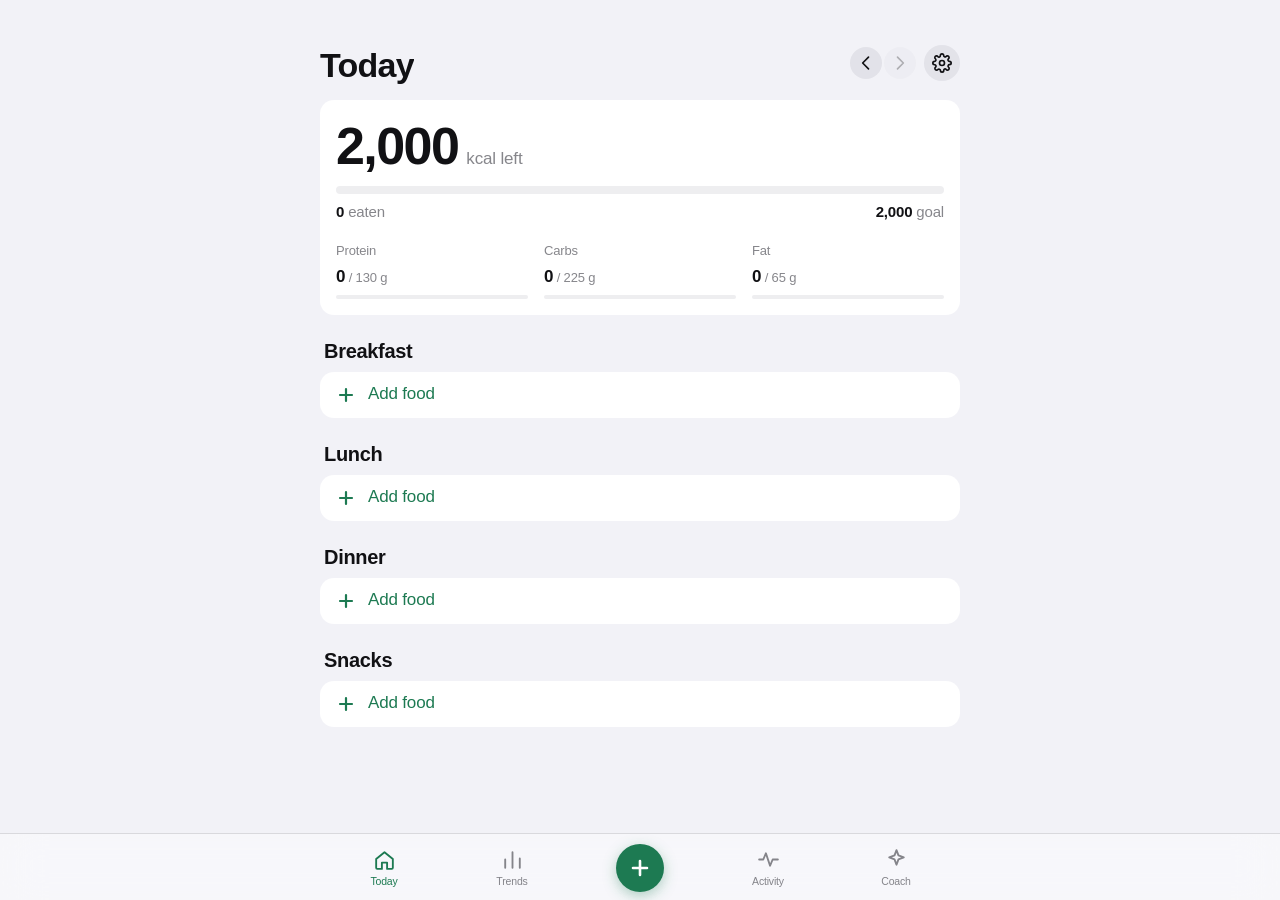
<file: index.html>
<!doctype html>
<html lang="en">
<head>
<meta charset="utf-8">
<meta name="viewport" content="width=device-width, initial-scale=1, viewport-fit=cover">
<title>Calorie Ledger</title>
<meta name="description" content="Log meals against a daily calorie and macro goal.">
<meta name="theme-color" content="#f2f2f7" media="(prefers-color-scheme: light)">
<meta name="theme-color" content="#000000" media="(prefers-color-scheme: dark)">
<meta name="apple-mobile-web-app-capable" content="yes">
<meta name="mobile-web-app-capable" content="yes">
<meta name="apple-mobile-web-app-status-bar-style" content="default">
<meta name="apple-mobile-web-app-title" content="Ledger">
<link rel="manifest" href="manifest.webmanifest">
<link rel="apple-touch-icon" href="icons/icon-180.png">
<link rel="icon" type="image/png" sizes="192x192" href="icons/icon-192.png">
<link rel="stylesheet" href="css/app.css">
</head>
<body data-view="today">
<div class="wrap">
  <header class="top">
    <h1 class="t-large" id="viewTitle">Today</h1>
    <div class="top-right">
      <div class="datenav">
        <button type="button" class="btn small tinted" id="toToday" hidden>Today</button>
        <button type="button" class="icon-btn" id="prev" aria-label="Previous day"><svg viewBox="0 0 24 24"><path d="M15 5l-7 7 7 7"/></svg></button>
        <button type="button" class="icon-btn" id="next" aria-label="Next day"><svg viewBox="0 0 24 24"><path d="M9 5l7 7-7 7"/></svg></button>
      </div>
      <button type="button" class="icon-btn" id="settingsBtn" aria-label="Settings"><svg viewBox="0 0 24 24"><circle cx="12" cy="12" r="3"/><path d="M19.4 15a1.7 1.7 0 0 0 .3 1.8l.1.1a2 2 0 1 1-2.8 2.8l-.1-.1a1.7 1.7 0 0 0-1.8-.3 1.7 1.7 0 0 0-1 1.5V21a2 2 0 1 1-4 0v-.1a1.7 1.7 0 0 0-1.1-1.5 1.7 1.7 0 0 0-1.8.3l-.1.1a2 2 0 1 1-2.8-2.8l.1-.1a1.7 1.7 0 0 0 .3-1.8 1.7 1.7 0 0 0-1.5-1H3a2 2 0 1 1 0-4h.1a1.7 1.7 0 0 0 1.5-1.1 1.7 1.7 0 0 0-.3-1.8l-.1-.1a2 2 0 1 1 2.8-2.8l.1.1a1.7 1.7 0 0 0 1.8.3H9a1.7 1.7 0 0 0 1-1.5V3a2 2 0 1 1 4 0v.1a1.7 1.7 0 0 0 1 1.5 1.7 1.7 0 0 0 1.8-.3l.1-.1a2 2 0 1 1 2.8 2.8l-.1.1a1.7 1.7 0 0 0-.3 1.8V9a1.7 1.7 0 0 0 1.5 1H21a2 2 0 1 1 0 4h-.1a1.7 1.7 0 0 0-1.5 1z"/></svg></button>
    </div>
  </header>
  <p class="subtitle" id="subTitle" hidden></p>

  <!-- TODAY -->
  <main class="view" id="view-today">
    <section class="card summary" id="summary" aria-label="Daily summary">
      <div>
        <div class="remain"><span class="big num" id="sumBig">0</span><span class="unit" id="sumUnit">kcal left</span></div>
        <div class="cap-bar" style="margin-top:14px"><i id="sumBar" style="width:0"></i></div>
        <div class="sum-line num" id="sumLine"></div>
      </div>
      <div class="macros" id="macros"></div>
    </section>
    <div id="ouraTip" hidden></div>
    <div id="coachRow" hidden></div>
    <div id="meals" class="view" style="animation:none"></div>
  </main>

  <!-- TRENDS -->
  <main class="view" id="view-trends" hidden>
    <section class="section">
      <div class="section-h"><h2>Calories</h2><span class="t-sub" id="weekRange"></span></div>
      <div class="card" style="display:grid;gap:16px">
        <div class="stats3" id="tiles"></div>
        <div class="chart" id="chart"></div>
      </div>
    </section>
    <section class="section">
      <div class="section-h"><h2>Weight</h2><button type="button" class="link" id="logWeight">Log weight</button></div>
      <div id="weightOut"></div>
    </section>
    <section class="section">
      <div class="section-h"><h2>Nutrients</h2><span class="t-sub" id="microDay"></span></div>
      <div id="micros"></div>
    </section>
  </main>

  <!-- ACTIVITY -->
  <main class="view" id="view-activity" hidden><div id="actOut" class="view" style="animation:none"></div></main>

  <!-- COACH -->
  <main class="view" id="view-review" hidden>
    <div id="rvOut" class="view" style="animation:none"></div>
    <section class="section">
      <div class="section-h"><h2>Coach settings</h2></div>
      <div class="card form">
        <div class="field"><label for="rvFocus">Optimising for</label>
          <select id="rvFocus" class="input">
            <option value="overall energy and health">Overall energy and health</option>
            <option value="building muscle">Building muscle</option>
            <option value="losing fat while keeping muscle">Losing fat, keeping muscle</option>
            <option value="strength training performance">Strength training</option>
            <option value="endurance training performance">Endurance training</option>
            <option value="mental focus and steady energy">Mental focus</option>
          </select>
        </div>
        <div class="field"><label for="rvAbout">About this day (optional)</label><textarea id="rvAbout" class="input" rows="2" placeholder="Trained legs this morning, slept badly…"></textarea></div>
        <label class="switch" for="rvAuto"><span>Review automatically after logging</span><input type="checkbox" id="rvAuto"></label>
        <button type="button" class="btn wide" id="rvGo">Review now</button>
      </div>
    </section>
  </main>

  <!-- SETTINGS -->
  <main class="view" id="view-settings" hidden>
    <section class="section">
      <div class="section-h"><h2>Daily goal</h2></div>
      <form class="card form" id="targetForm" novalidate>
        <div class="field"><label for="tGoal">Calories</label><div class="unit-in"><input id="tGoal" class="input num" inputmode="decimal" autocomplete="off"><span class="u">kcal</span></div><span class="ferr" id="tGoalErr"></span></div>
        <div class="grid3">
          <div class="field"><label for="tP"><span class="dot" style="background:var(--protein)"></span>Protein</label><div class="unit-in"><input id="tP" class="input num" inputmode="decimal" autocomplete="off"><span class="u">g</span></div></div>
          <div class="field"><label for="tC"><span class="dot" style="background:var(--carbs)"></span>Carbs</label><div class="unit-in"><input id="tC" class="input num" inputmode="decimal" autocomplete="off"><span class="u">g</span></div></div>
          <div class="field"><label for="tF"><span class="dot" style="background:var(--fat)"></span>Fat</label><div class="unit-in"><input id="tF" class="input num" inputmode="decimal" autocomplete="off"><span class="u">g</span></div></div>
        </div>
        <span class="ferr" id="tMacroErr"></span>
        <div class="btn-row"><button class="btn" type="submit">Save</button><button class="btn secondary" type="button" id="pfCalc">Calculate for me</button></div>
        <div id="pfOut"></div>
      </form>
    </section>

    <section class="section">
      <div class="section-h"><h2>About you</h2></div>
      <form class="card form" id="profileForm" novalidate>
        <div class="grid2">
          <div class="field"><label for="pfSex">Sex</label><select id="pfSex" class="input"><option value="">Not set</option><option value="male">Male</option><option value="female">Female</option></select></div>
          <div class="field"><label for="pfAge">Age</label><input id="pfAge" class="input num" inputmode="numeric" autocomplete="off"><span class="ferr" id="pfAgeErr"></span></div>
        </div>
        <div class="grid2">
          <div class="field"><label for="pfWeight" id="pfWeightLabel">Weight</label><div class="unit-in"><input id="pfWeight" class="input num" inputmode="decimal" autocomplete="off"><span class="u" id="pfWeightU">kg</span></div><span class="ferr" id="pfWeightErr"></span></div>
          <div class="field" id="pfMetricH"><label for="pfHeight">Height</label><div class="unit-in"><input id="pfHeight" class="input num" inputmode="decimal" autocomplete="off"><span class="u">cm</span></div><span class="ferr" id="pfHeightErr"></span></div>
          <div class="field" id="pfImperialH" hidden><span class="lbl">Height</span><div class="grid2" style="gap:6px"><div class="unit-in"><input id="pfFt" class="input num" inputmode="numeric" aria-label="Feet" autocomplete="off"><span class="u">ft</span></div><div class="unit-in"><input id="pfIn" class="input num" inputmode="decimal" aria-label="Inches" autocomplete="off"><span class="u">in</span></div></div></div>
        </div>
        <div class="grid2">
          <div class="field"><label for="pfActivity">Activity</label>
            <select id="pfActivity" class="input">
              <option value="sedentary">Mostly sitting</option>
              <option value="light">Light</option>
              <option value="moderate">Moderate</option>
              <option value="very">Very active</option>
              <option value="athlete">Athlete</option>
            </select></div>
          <div class="field"><label for="pfUnits">Units</label><select id="pfUnits" class="input"><option value="metric">kg, cm</option><option value="imperial">lb, ft</option></select></div>
        </div>
        <div class="field"><label for="pfNotes">Diet notes for the AI (optional)</label><textarea id="pfNotes" class="input" rows="2" placeholder="Vegetarian, lactose intolerant…"></textarea></div>
        <button class="btn" type="submit">Save</button>
      </form>
    </section>

    <section class="section" id="ouraCard">
      <div class="section-h"><h2>Oura and sync</h2></div>
      <form class="card form" id="ouraForm">
        <div class="field"><label for="ghRepo">Private GitHub repo</label><input id="ghRepo" class="input" autocomplete="off" autocapitalize="off" spellcheck="false" placeholder="owner/oura-data"></div>
        <div class="field"><label for="ghToken">Token (Contents: read and write)</label><input id="ghToken" class="input" type="password" autocomplete="off" spellcheck="false" placeholder="github_pat_…"></div>
        <p class="msg" id="ouraMsg"></p>
        <p class="msg" id="syncMsg"></p>
        <div class="btn-row"><button class="btn" type="submit" id="ouraConnect">Connect</button><button class="btn secondary" type="button" id="ouraDisconnect" hidden>Disconnect</button></div>
        <details class="more"><summary>How this works</summary><div class="inner">A scheduled job in the repo fetches your Oura data every hour, and opening the app asks it for a fresh fetch. Every device that uses the same repo and a read-and-write token shares the same food log, weight, targets and details (stored as ledger.json). API keys are never synced. The token stays on this device and is only sent to GitHub.</div></details>
      </form>
    </section>

    <section class="section" id="keysCard">
      <div class="section-h"><h2>AI and food data</h2></div>
      <form class="card form" id="keyForm">
        <div class="field"><label for="kGemini">Google Gemini key (free)</label><input id="kGemini" class="input" type="password" autocomplete="off" spellcheck="false" placeholder="AIza…"><span class="t-cap" id="kState"></span></div>
        <div class="field"><label for="kAnthropic">Anthropic key (optional, paid)</label><input id="kAnthropic" class="input" type="password" autocomplete="off" spellcheck="false" placeholder="sk-ant-…"></div>
        <div class="field"><label for="kUsda">USDA key (optional)</label><input id="kUsda" class="input" type="password" autocomplete="off" spellcheck="false" placeholder="Shared demo key"></div>
        <div class="btn-row"><button class="btn" type="submit">Save</button><button class="btn secondary" type="button" id="aiTest">Test AI</button></div>
        <div id="aiTestOut"></div>
        <details class="more"><summary>About keys and privacy</summary><div class="inner">
          <p class="msg">Keys stay on this device and are only sent to the service they belong to. Get a free Gemini key at aistudio.google.com/apikey. On Gemini's free tier, Google may use what you send to improve its products. Photos are sent only when you ask for an estimate and are not stored by this app.</p>
          <p class="msg">A personal USDA key from api.data.gov/signup allows 1,000 searches an hour instead of a handful.</p>
          <button type="button" class="link" id="clearKeys" style="justify-self:start;color:var(--warn)">Remove all keys from this device</button>
        </div></details>
        <details class="more" id="diagBox"><summary>Recent AI requests</summary><div class="inner" id="diagOut"></div></details>
      </form>
    </section>

    <section class="section">
      <div class="section-h"><h2>Your data</h2></div>
      <div class="card form">
        <p class="msg" id="dataInfo"></p>
        <div class="btn-row">
          <button class="btn secondary" type="button" id="exportBtn">Export backup</button>
          <input type="file" id="importFile" class="vh" accept="application/json,.json">
          <label class="btn secondary" for="importFile">Import backup</label>
        </div>
        <p class="msg" id="dataMsg"></p>
      </div>
    </section>
    <p class="credit">Food data: <a href="https://www.livsmedelsverket.se/livsmedelsdatabasen" target="_blank" rel="noopener">Livsmedelsverket</a> (CC BY 4.0), <a href="https://world.openfoodfacts.org" target="_blank" rel="noopener">Open Food Facts</a> (ODbL), <a href="https://fdc.nal.usda.gov" target="_blank" rel="noopener">USDA FoodData Central</a>.</p>
  </main>
</div>

<nav class="tabbar" aria-label="Sections"><div class="tabs">
  <button type="button" data-tab="today"><svg viewBox="0 0 24 24"><path d="M4 11.5L12 5l8 6.5V20a1 1 0 0 1-1 1h-4.5v-6h-5v6H5a1 1 0 0 1-1-1z"/></svg>Today</button>
  <button type="button" data-tab="trends"><svg viewBox="0 0 24 24"><path d="M5 20V12M12 20V5M19 20v-9"/></svg>Trends</button>
  <button type="button" data-tab="add" class="plus" aria-label="Add food"><span><svg viewBox="0 0 24 24"><path d="M12 5v14M5 12h14"/></svg></span></button>
  <button type="button" data-tab="activity"><svg viewBox="0 0 24 24"><path d="M3 12h4l2.5-6 4 12 2.5-6H21"/></svg>Activity</button>
  <button type="button" data-tab="review"><svg viewBox="0 0 24 24"><path d="M12 3l1.9 5.1L19 10l-5.1 1.9L12 17l-1.9-5.1L5 10l5.1-1.9z"/></svg>Coach</button>
</div></nav>

<div class="scrim" id="scrim"></div>

<!-- Add: search, the three AI/scan actions and your usual foods -->
<section class="sheet tall" id="sheet-add" role="dialog" aria-modal="true" aria-labelledby="addTitle">
  <div class="sheet-head"><span class="l"></span><h2 id="addTitle">Add food</h2><button type="button" class="r link strong" data-close>Done</button></div>
  <div class="sheet-body">
    <div class="seg" id="mealSeg" role="group" aria-label="Meal"></div>
    <input class="input search-in" id="q" type="search" placeholder="Search foods" enterkeyhint="search" autocomplete="off" autocorrect="off" spellcheck="false" aria-label="Search foods">
    <div class="actions" id="addActions">
      <button type="button" class="action" data-act="photo"><svg viewBox="0 0 24 24"><path d="M4 8h3l2-3h6l2 3h3v11H4z"/><circle cx="12" cy="13" r="3.5"/></svg>Photo</button>
      <button type="button" class="action" data-act="scan"><svg viewBox="0 0 24 24"><path d="M3 7V4h3M18 4h3v3M21 17v3h-3M6 20H3v-3M7 8v8M10 8v8M13 8v8M16 8v8"/></svg>Barcode</button>
      <button type="button" class="action" data-act="describe"><svg viewBox="0 0 24 24"><path d="M4 5h16v11H9l-5 4zM8 9h8M8 12h5"/></svg>Describe</button>
    </div>
    <div id="addList"></div>
  </div>
</section>

<!-- One food: amount, unit and meal -->
<section class="sheet tall" id="sheet-food" role="dialog" aria-modal="true" aria-labelledby="foodTitle">
  <div class="sheet-head"><button type="button" class="l link" data-close>Cancel</button><h2 id="foodTitle">Food</h2><span class="r"></span></div>
  <div class="sheet-body" id="foodBody"></div>
  <div class="sheet-foot" id="foodFoot"></div>
</section>

<!-- AI estimate review (photo or description), also used to edit a logged AI meal -->
<section class="sheet tall" id="sheet-ai" role="dialog" aria-modal="true" aria-labelledby="aiTitle">
  <div class="sheet-head"><button type="button" class="l link" data-close>Cancel</button><h2 id="aiTitle">Estimate</h2><span class="r"></span></div>
  <div class="sheet-body" id="aiBody"></div>
  <div class="sheet-foot" id="aiFoot"></div>
</section>

<section class="sheet" id="sheet-describe" role="dialog" aria-modal="true" aria-labelledby="descTitle">
  <div class="sheet-head"><button type="button" class="l link" data-close>Cancel</button><h2 id="descTitle">Describe a meal</h2><span class="r"></span></div>
  <div class="sheet-body">
    <textarea id="descText" class="input" rows="4" placeholder="Two fried eggs, a slice of rye bread with butter and cheese, a glass of milk" aria-label="What you ate"></textarea>
    <p class="t-foot">English or Swedish. Amounts make the estimate better.</p>
  </div>
  <div class="sheet-foot"><button type="button" class="btn wide" id="descGo" disabled>Estimate</button></div>
</section>

<section class="sheet" id="sheet-manual" role="dialog" aria-modal="true" aria-labelledby="manTitle">
  <div class="sheet-head"><button type="button" class="l link" data-close>Cancel</button><h2 id="manTitle">New food</h2><span class="r"></span></div>
  <form class="sheet-body form" id="manForm" novalidate>
    <div class="field"><label for="manName">Name</label><input id="manName" class="input" autocomplete="off" enterkeyhint="next"><span class="ferr" id="manNameErr"></span></div>
    <div class="grid2">
      <div class="field"><label for="manKcal">Calories per serving</label><div class="unit-in"><input id="manKcal" class="input num" inputmode="decimal" autocomplete="off"><span class="u">kcal</span></div><span class="ferr" id="manKcalErr"></span></div>
      <div class="field"><label for="manServ">Servings</label><input id="manServ" class="input num" inputmode="decimal" autocomplete="off" value="1"><span class="ferr" id="manServErr"></span></div>
    </div>
    <div class="grid3">
      <div class="field"><label for="manP">Protein</label><div class="unit-in"><input id="manP" class="input num" inputmode="decimal" autocomplete="off"><span class="u">g</span></div></div>
      <div class="field"><label for="manC">Carbs</label><div class="unit-in"><input id="manC" class="input num" inputmode="decimal" autocomplete="off"><span class="u">g</span></div></div>
      <div class="field"><label for="manF">Fat</label><div class="unit-in"><input id="manF" class="input num" inputmode="decimal" autocomplete="off"><span class="u">g</span></div></div>
    </div>
    <span class="ferr" id="manMacroErr"></span>
    <p class="t-foot" id="manHint"></p>
    <button type="submit" class="vh" tabindex="-1">Add</button>
  </form>
  <div class="sheet-foot"><button type="button" class="btn wide" id="manAdd">Add</button></div>
</section>

<section class="sheet" id="sheet-weight" role="dialog" aria-modal="true" aria-labelledby="wTitle">
  <div class="sheet-head"><button type="button" class="l link" data-close>Cancel</button><h2 id="wTitle">Weight</h2><span class="r"></span></div>
  <form class="sheet-body form" id="wForm" novalidate>
    <div class="grid2">
      <div class="field"><label for="wVal">Weight</label><div class="unit-in"><input id="wVal" class="input num" inputmode="decimal" autocomplete="off" enterkeyhint="done"><span class="u" id="wUnit">kg</span></div><span class="ferr" id="wErr"></span></div>
      <div class="field"><label for="wDate">Date</label><input id="wDate" class="input" type="date"></div>
    </div>
    <button type="submit" class="vh" tabindex="-1">Save</button>
  </form>
  <div class="sheet-foot"><button type="button" class="btn wide" id="wSave">Save</button><button type="button" class="btn wide danger" id="wDel" hidden>Delete</button></div>
</section>

<section class="sheet" id="sheet-barcode" role="dialog" aria-modal="true" aria-labelledby="bcTitle">
  <div class="sheet-head"><button type="button" class="l link" data-close>Cancel</button><h2 id="bcTitle">Barcode</h2><span class="r"></span></div>
  <div class="sheet-body">
    <button type="button" class="btn wide" id="startScan">Scan with camera</button>
    <div class="field"><label for="bcCode">Or type the number</label><div style="display:flex;gap:8px"><input id="bcCode" class="input num" inputmode="numeric" autocomplete="off" enterkeyhint="search"><button type="button" class="btn secondary" id="bcLookup">Look up</button></div></div>
    <label class="link" for="bcFile" style="cursor:pointer;justify-self:start">Use a photo of the barcode</label>
    <div id="bcOut" style="display:grid;gap:12px"></div>
  </div>
</section>

<input type="file" id="mealFile" class="vh" accept="image/*" tabindex="-1" aria-hidden="true">
<input type="file" id="bcFile" class="vh" accept="image/*" tabindex="-1" aria-hidden="true">
<input type="file" id="lblFile" class="vh" accept="image/*" tabindex="-1" aria-hidden="true">

<div class="scanner" id="scanner" hidden>
  <video id="scanVideo" playsinline muted autoplay></video>
  <div class="scan-frame" aria-hidden="true"></div>
  <div class="scan-bar">
    <p id="scanMsg">Point the camera at a barcode.</p>
    <div class="btn-row"><button type="button" id="torchBtn" hidden>Light</button><button type="button" id="scanCancel">Cancel</button></div>
  </div>
</div>

<div class="toast" id="toast" role="status" aria-live="polite"><span id="toastMsg"></span><button type="button" id="toastUndo" hidden>Undo</button></div>

<script type="module" src="js/app.js"></script>
</body>
</html>
</file>
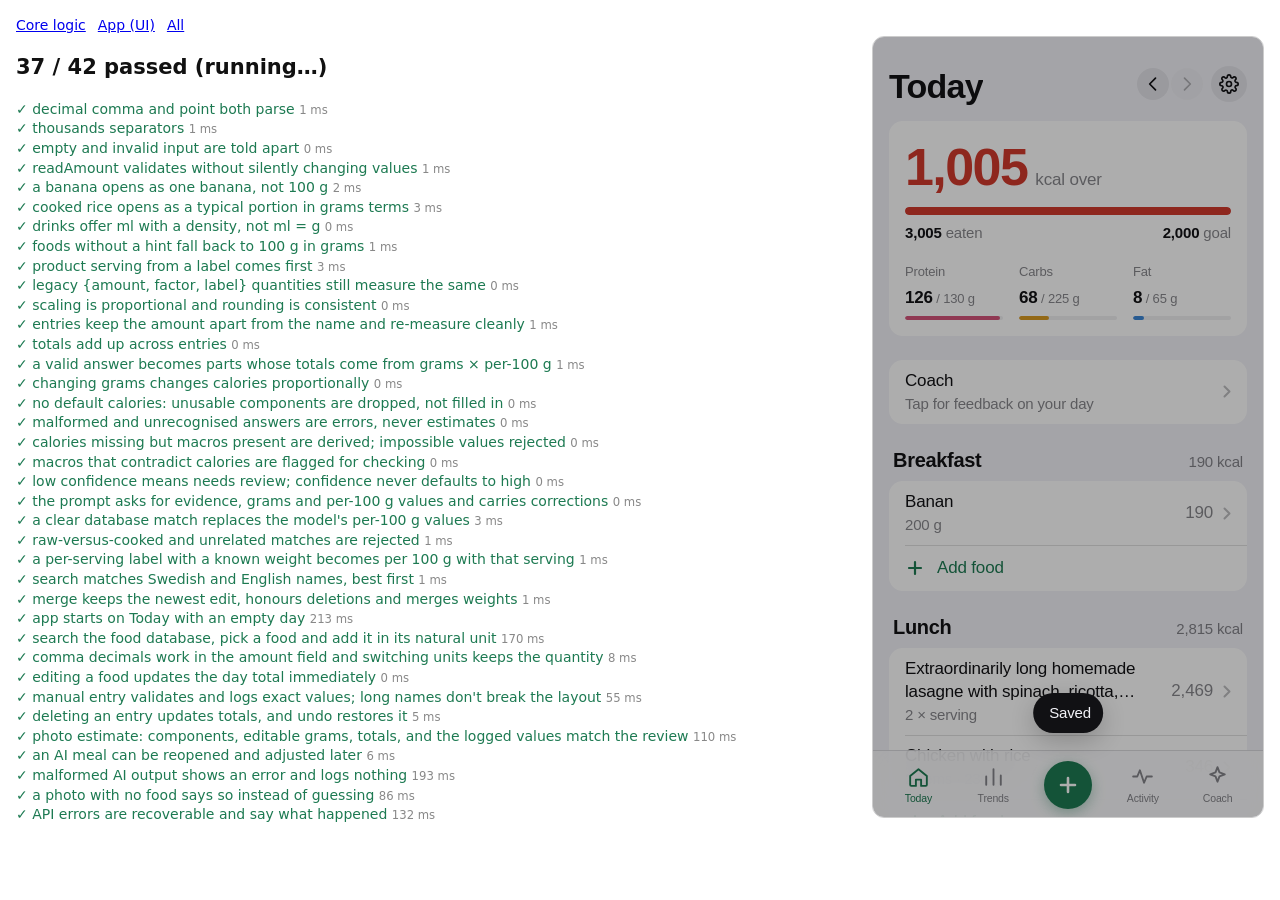
<file: tests/index.html>
<!doctype html>
<html lang="en">
<head>
<meta charset="utf-8">
<meta name="viewport" content="width=device-width, initial-scale=1">
<title>Calorie Ledger tests</title>
<style>
  body{font:14px/1.4 -apple-system,system-ui,sans-serif;margin:16px;color:#111;background:#fff}
  .p{color:#1d7a52}.f{color:#c0392b}pre{white-space:pre-wrap;margin:2px 0 8px 16px;font-size:12px}small{color:#888}
  iframe{width:390px;height:780px;border:1px solid #ccc;border-radius:12px;float:right;margin-left:16px}
  nav a{margin-right:12px}
</style>
</head>
<body>
<nav><a href="?suite=core">Core logic</a><a href="?suite=ui">App (UI)</a><a href="?suite=all">All</a></nav>
<iframe id="app" title="App under test"></iframe>
<div id="out">Loading…</div>
<script type="module">
  import {run} from "./harness.js";
  const suite = new URLSearchParams(location.search).get("suite") || "all";
  if (suite !== "ui") await import("./core.test.js");
  if (suite !== "core") await import("./ui.test.js"); else document.getElementById("app").remove();
  await run(`Calorie Ledger ${suite} tests`);
</script>
</body>
</html>
</file>
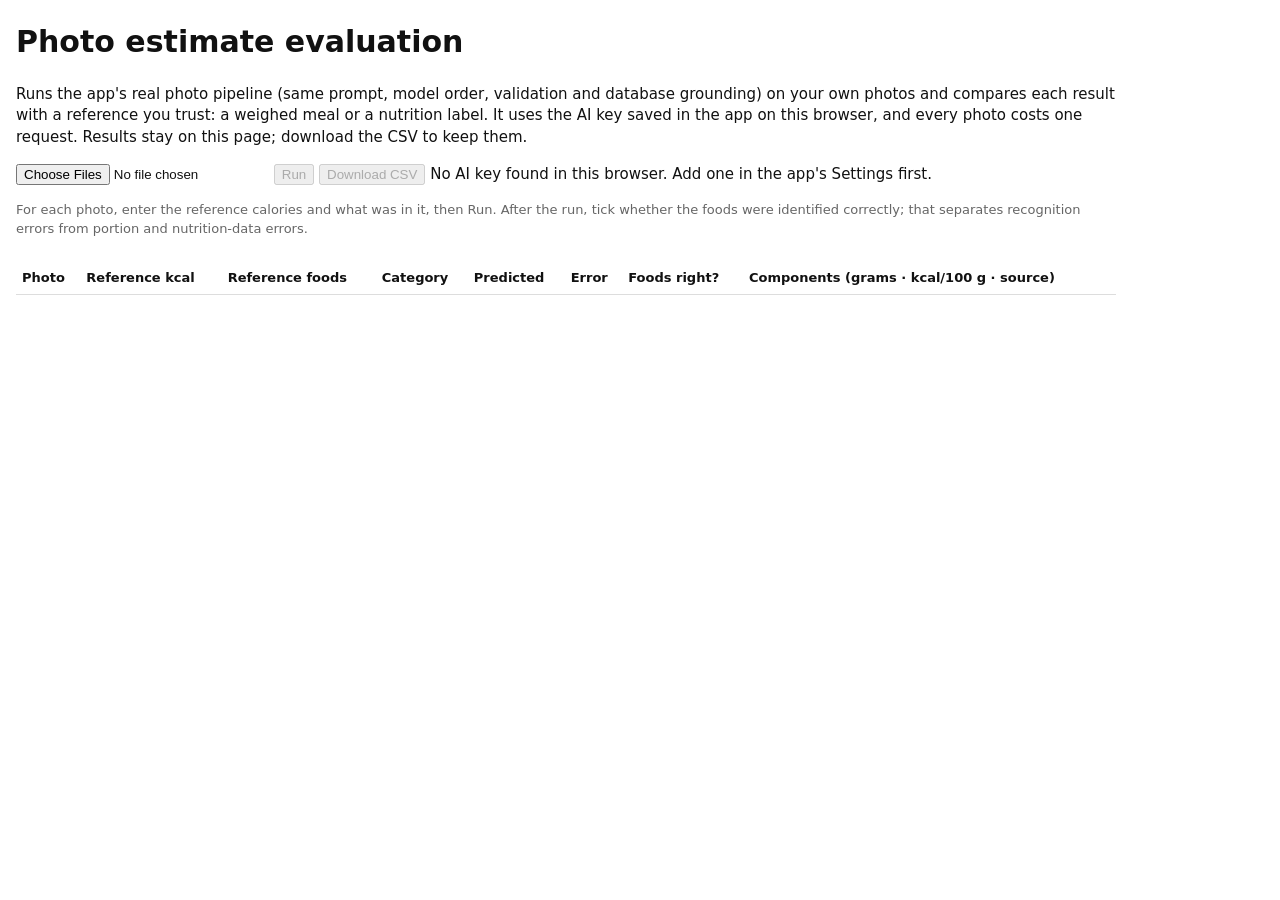
<file: tests/ai-eval.html>
<!doctype html>
<html lang="en">
<head>
<meta charset="utf-8">
<meta name="viewport" content="width=device-width, initial-scale=1">
<title>Photo estimate evaluation</title>
<style>
  body{font:15px/1.45 -apple-system,system-ui,sans-serif;margin:16px;max-width:1100px;color:#111}
  table{border-collapse:collapse;width:100%;font-size:13px;margin-top:12px}th,td{border-bottom:1px solid #ddd;padding:6px;text-align:left;vertical-align:top}
  td.n{text-align:right;font-variant-numeric:tabular-nums}img{width:72px;height:72px;object-fit:cover;border-radius:8px}
  input[type=number]{width:80px}.bad{color:#c0392b}.ok{color:#1d7a52}.sum{display:flex;gap:24px;flex-wrap:wrap;margin:12px 0;font-size:14px}.sum b{display:block;font-size:22px}
</style>
</head>
<body>
<h1>Photo estimate evaluation</h1>
<p>Runs the app's real photo pipeline (same prompt, model order, validation and database grounding) on your own photos and compares each result with a reference you trust: a weighed meal or a nutrition label. It uses the AI key saved in the app on this browser, and every photo costs one request. Results stay on this page; download the CSV to keep them.</p>
<p><input type="file" id="files" accept="image/*" multiple> <button id="go" disabled>Run</button> <button id="csv" disabled>Download CSV</button> <span id="status"></span></p>
<p style="font-size:13px;color:#666">For each photo, enter the reference calories and what was in it, then Run. After the run, tick whether the foods were identified correctly; that separates recognition errors from portion and nutrition-data errors.</p>
<div class="sum" id="sum"></div>
<table><thead><tr><th>Photo</th><th>Reference kcal</th><th>Reference foods</th><th>Category</th><th>Predicted</th><th>Error</th><th>Foods right?</th><th>Components (grams · kcal/100 g · source)</th></tr></thead><tbody id="rows"></tbody></table>
<script type="module">
import {aiJSON} from "../js/ai.js";
import {MEAL_SCHEMA, mealPrompt, normalizeMeal, groundPart, mealTotals, fold} from "../js/core.js";
const $ = id => document.getElementById(id), esc = s => String(s ?? "").replace(/[&<>"]/g, c => ({"&":"&amp;","<":"&lt;",">":"&gt;",'"':"&quot;"}[c]));
let keys = {}; try { keys = JSON.parse(localStorage.getItem("calorie-ledger-keys") || "{}"); } catch {}
let cases = [], db = [];
fetch("../data/livsmedel.json").then(r => r.json()).then(d => { const ix = Object.fromEntries(d.fields.map((k, i) => [k, i]));
  db = d.foods.map(r => ({name: r[ix.sv], en: r[ix.en] || "", kcal: r[ix.kcal], p: r[ix.p] || 0, c: r[ix.c] || 0, f: r[ix.f] || 0, m: {fiber: r[ix.fiber]}, source: "Livsmedelsverket", key: fold(r[ix.sv] + " | " + r[ix.en])})); });
$("status").textContent = keys.gemini || keys.anthropic ? "" : "No AI key found in this browser. Add one in the app's Settings first.";
$("files").addEventListener("change", e => {
  cases = [...e.target.files].map(file => ({file, url: URL.createObjectURL(file), ref: null, refFoods: "", cat: "mixed meal"}));
  $("go").disabled = !cases.length || !(keys.gemini || keys.anthropic); draw();
});
function draw(){
  $("rows").innerHTML = cases.map((c, i) => `<tr data-i="${i}"><td><img src="${c.url}" alt=""><br><small>${esc(c.file.name)}</small></td>
    <td><input type="number" data-k="ref" value="${c.ref ?? ""}" min="0"></td><td><input data-k="refFoods" value="${esc(c.refFoods)}" placeholder="e.g. 150 g chicken, 200 g rice"></td>
    <td><select data-k="cat">${["fruit/snack","packaged (label)","bowl/cereal","sandwich","mixed meal","restaurant plate","drink","ambiguous"].map(x => `<option ${x === c.cat ? "selected" : ""}>${x}</option>`).join("")}</select></td>
    <td class="n">${c.status === "running" ? "…" : c.error ? `<span class="bad">${esc(c.error)}</span>` : c.pred != null ? c.pred : ""}</td>
    <td class="n">${c.pred != null && c.ref ? `<span class="${Math.abs(c.pred - c.ref) / c.ref > 0.25 ? "bad" : "ok"}">${c.pred - c.ref > 0 ? "+" : ""}${Math.round((c.pred - c.ref) / c.ref * 100)}%</span>` : ""}</td>
    <td>${c.pred != null ? `<select data-k="recog"><option value="">?</option><option ${c.recog === "yes" ? "selected" : ""}>yes</option><option ${c.recog === "partly" ? "selected" : ""}>partly</option><option ${c.recog === "no" ? "selected" : ""}>no</option></select>` : ""}</td>
    <td>${c.meal ? `<b>${esc(c.meal.name)}</b> (${c.meal.confidence})<br>` + c.meal.parts.map(p => `${esc(p.name)}: ${p.grams} g · ${Math.round(p.per.kcal)} · ${esc(p.source)}`).join("<br>") : ""}</td></tr>`).join("");
  summary();
}
$("rows").addEventListener("input", e => { const tr = e.target.closest("[data-i]"), k = e.target.dataset.k; if (!tr || !k) return;
  cases[+tr.dataset.i][k] = k === "ref" ? (e.target.value === "" ? null : +e.target.value) : e.target.value; summary(); });
$("rows").addEventListener("change", e => { if (e.target.dataset.k === "recog" || e.target.dataset.k === "cat") draw(); });
$("go").addEventListener("click", async () => {
  $("go").disabled = true;
  for (const c of cases) {
    c.status = "running"; c.error = null; draw();
    try {
      const raw = await aiJSON(c.file, mealPrompt({mode: "photo"}), MEAL_SCHEMA, {task: "meal", keys});
      const r = normalizeMeal(raw);
      if (!r.ok) { c.error = r.kind; c.pred = null; c.meal = null; }
      else { r.meal.parts = r.meal.parts.map(p => groundPart(p, db)); c.meal = r.meal; c.pred = mealTotals(r.meal.parts).kcal; }
    } catch (err) { c.error = err && (err.kind + (err.status ? " " + err.status : "")) || "error"; c.pred = null; }
    c.status = "done"; draw();
  }
  $("go").disabled = false; $("csv").disabled = false;
});
function summary(){
  const done = cases.filter(c => c.status === "done"), scored = done.filter(c => c.pred != null && c.ref > 0);
  const errs = scored.map(c => Math.abs(c.pred - c.ref)), pct = scored.map(c => Math.abs(c.pred - c.ref) / c.ref);
  const med = a => { const v = [...a].sort((x, y) => x - y); return v.length ? v[v.length >> 1] : 0; };
  const preds = done.filter(c => c.pred != null).map(c => c.pred);
  const band = preds.filter(p => p >= 450 && p <= 550).length, spread = preds.length > 1 ? Math.round(Math.sqrt(preds.reduce((a, p) => a + (p - preds.reduce((x, y) => x + y, 0) / preds.length) ** 2, 0) / preds.length)) : 0;
  const recogWrong = scored.filter(c => c.recog === "no" || c.recog === "partly");
  const portionOnly = scored.filter(c => c.recog === "yes");
  $("sum").innerHTML = !done.length ? "" : [
    ["Photos run", done.length], ["Failed / no estimate", done.filter(c => c.pred == null).length],
    ["Mean abs error", scored.length ? Math.round(errs.reduce((a, b) => a + b, 0) / errs.length) + " kcal" : "–"],
    ["Median abs % error", scored.length ? Math.round(med(pct) * 100) + "%" : "–"],
    ["Within ±20%", scored.length ? `${scored.filter(c => Math.abs(c.pred - c.ref) / c.ref <= 0.2).length} / ${scored.length}` : "–"],
    ["Estimates in 450–550 kcal", `${band} / ${preds.length}`], ["Spread of estimates (SD)", spread + " kcal"],
    ["Median % error, foods identified right", portionOnly.length ? Math.round(med(portionOnly.map(c => Math.abs(c.pred - c.ref) / c.ref)) * 100) + "% (portion + data)" : "–"],
    ["Recognition wrong or partial", recogWrong.length ? `${recogWrong.length} / ${scored.length}` : "–"]
  ].map(([a, b]) => `<div>${a}<b>${b}</b></div>`).join("");
}
$("csv").addEventListener("click", () => {
  const rows = [["file","category","reference_kcal","reference_foods","predicted_kcal","error_pct","foods_identified","confidence","components","error"]].concat(cases.map(c => [c.file.name, c.cat, c.ref ?? "", c.refFoods, c.pred ?? "",
    c.pred != null && c.ref ? Math.round((c.pred - c.ref) / c.ref * 100) : "", c.recog || "", c.meal ? c.meal.confidence : "", c.meal ? c.meal.parts.map(p => `${p.name} ${p.grams}g`).join("; ") : "", c.error || ""]));
  const csv = rows.map(r => r.map(v => `"${String(v).replace(/"/g, '""')}"`).join(",")).join("\n");
  const a = document.createElement("a"); a.href = URL.createObjectURL(new Blob([csv], {type: "text/csv"})); a.download = "photo-eval.csv"; a.click();
});
</script>
</body>
</html>
</file>
<file: css/app.css>
/* Calorie Ledger design system.
   Calm neutral surfaces, one brand green for actions and progress, three muted macro hues, system type.
   Every screen is built from the same few pieces: large title, card, grouped list, row, field, segmented control, sheet. */
:root{
  --bg:#f2f2f7; --surface:#fff; --elevated:#fff; --label:#111114; --label-2:rgba(60,60,67,.62); --label-3:rgba(60,60,67,.34);
  --sep:rgba(60,60,67,.16); --fill:rgba(118,118,128,.12); --fill-2:rgba(118,118,128,.08);
  --accent:#1d7a52; --accent-ink:#fff; --accent-soft:rgba(29,122,82,.11);
  --warn:#d13a2c; --warn-soft:rgba(209,58,44,.1); --caution:#b26b00; --caution-soft:rgba(178,107,0,.11);
  --protein:#d4547a; --carbs:#d99a22; --fat:#3b86d6;
  --bar:rgba(249,249,251,.86); --scrim:rgba(0,0,0,.32);
  --shadow-sheet:0 -8px 40px rgba(0,0,0,.14);
  --font:-apple-system,BlinkMacSystemFont,"SF Pro Text","Segoe UI",Roboto,"Helvetica Neue",Arial,sans-serif;
  --rounded:ui-rounded,"SF Pro Rounded",-apple-system,BlinkMacSystemFont,"Segoe UI",Roboto,sans-serif;
  --s1:4px; --s2:8px; --s3:12px; --s4:16px; --s5:20px; --s6:24px; --s8:32px;
  --r-sm:10px; --r:14px; --r-lg:22px;
  color-scheme:light;
}
@media (prefers-color-scheme: dark){:root{
  --bg:#000; --surface:#1c1c1e; --elevated:#2c2c2e; --label:#f5f5f7; --label-2:rgba(235,235,245,.62); --label-3:rgba(235,235,245,.3);
  --sep:rgba(84,84,88,.55); --fill:rgba(118,118,128,.24); --fill-2:rgba(118,118,128,.16);
  --accent:#38c47f; --accent-ink:#04140b; --accent-soft:rgba(56,196,127,.16);
  --warn:#ff6b5c; --warn-soft:rgba(255,107,92,.16); --caution:#f0b43c; --caution-soft:rgba(240,180,60,.16);
  --protein:#f07a9b; --carbs:#ebb54a; --fat:#64a8ee;
  --bar:rgba(22,22,24,.86); --scrim:rgba(0,0,0,.55); --shadow-sheet:0 -8px 40px rgba(0,0,0,.5);
  color-scheme:dark}}

*{box-sizing:border-box}
html{-webkit-text-size-adjust:100%}
body{margin:0;background:var(--bg);color:var(--label);font:17px/1.35 var(--font);letter-spacing:-.01em;-webkit-font-smoothing:antialiased;
  padding:calc(env(safe-area-inset-top,0px) + 8px) max(16px,env(safe-area-inset-right,0px)) calc(env(safe-area-inset-bottom,0px) + 104px) max(16px,env(safe-area-inset-left,0px))}
body.locked{overflow:hidden}
img{max-width:100%}
[hidden]{display:none!important}
button,input,select,textarea{font:inherit;color:inherit;letter-spacing:inherit}
input,select,textarea{font-size:17px} /* 16px or more stops iOS zooming into fields */
button{cursor:pointer;-webkit-tap-highlight-color:transparent;background:none;border:0;padding:0}
a{color:var(--accent)}
:focus-visible{outline:2px solid var(--accent);outline-offset:2px;border-radius:6px}
.num{font-variant-numeric:tabular-nums}
.vh{position:absolute!important;width:1px;height:1px;overflow:hidden;clip:rect(0 0 0 0);white-space:nowrap}
.wrap{max-width:640px;margin:0 auto}

/* Type scale */
.t-large{font:700 34px/1.12 var(--font);letter-spacing:-.022em;margin:0}
.t-title{font:700 22px/1.25 var(--font);letter-spacing:-.018em;margin:0}
.t-head{font:600 17px/1.3 var(--font);margin:0}
.t-sub{font-size:15px;line-height:1.35;color:var(--label-2);margin:0}
.t-foot{font-size:13px;line-height:1.38;color:var(--label-2);margin:0}
.t-cap{font-size:12px;line-height:1.3;color:var(--label-2)}
.muted{color:var(--label-2)}

/* Header: large title with the date controls beside it */
.top{display:flex;align-items:flex-end;justify-content:space-between;gap:var(--s3);min-height:52px;margin:var(--s2) 0 var(--s4)}
.top h1{min-width:0;overflow:hidden;text-overflow:ellipsis;white-space:nowrap}
.top-right{display:flex;align-items:center;gap:var(--s2);flex:none;padding-bottom:3px}
.icon-btn{width:36px;height:36px;border-radius:50%;display:grid;place-items:center;background:var(--fill);color:var(--label);flex:none}
.icon-btn svg{width:20px;height:20px;stroke:currentColor;fill:none;stroke-width:2;stroke-linecap:round;stroke-linejoin:round}
.icon-btn[disabled]{opacity:.3;cursor:default}
.icon-btn.plain{background:none}
.datenav{display:flex;align-items:center;gap:2px}
.datenav .icon-btn{width:32px;height:32px}
body:not([data-view="today"]):not([data-view="trends"]):not([data-view="activity"]):not([data-view="review"]) .datenav{display:none}
.subtitle{margin:-10px 0 var(--s4);font-size:15px;color:var(--label-2)}

/* Views */
.view{display:grid;grid-template-columns:minmax(0,1fr);gap:var(--s6);animation:fade .22s ease both}
@keyframes fade{from{opacity:0}to{opacity:1}}
.section{display:grid;gap:var(--s2)}
.section-h{display:flex;justify-content:space-between;align-items:baseline;gap:var(--s3);padding:0 var(--s1)}
.section-h h2{font:600 20px/1.25 var(--font);letter-spacing:-.015em;margin:0}
.section-h .t-sub{white-space:nowrap}

/* Card and grouped list */
.card{background:var(--surface);border-radius:var(--r);padding:var(--s4)}
.group{background:var(--surface);border-radius:var(--r);overflow:hidden;list-style:none;margin:0;padding:0}
.row{display:flex;align-items:center;gap:var(--s3);min-height:52px;padding:10px var(--s4);position:relative;width:100%;text-align:left}
.row + .row::before,.row + details::before,details + .row::before{content:"";position:absolute;top:0;left:var(--s4);right:0;border-top:.5px solid var(--sep)}
button.row:active,.row.tap:active{background:var(--fill-2)}
.row .grow{flex:1;min-width:0}
.row .title{display:block;overflow:hidden;text-overflow:ellipsis;display:-webkit-box;-webkit-line-clamp:2;-webkit-box-orient:vertical;overflow-wrap:anywhere}
.row .sub{display:block;font-size:15px;color:var(--label-2);margin-top:1px;overflow:hidden;text-overflow:ellipsis;white-space:nowrap}
.row .val{flex:none;text-align:right;font-variant-numeric:tabular-nums;color:var(--label-2)}
.row .val.strong{color:var(--label);font-weight:500}
.row .chev{flex:none;width:8px;height:13px;stroke:var(--label-3);fill:none;stroke-width:2;stroke-linecap:round;stroke-linejoin:round;margin-left:-2px}
.row.add{color:var(--accent);font-weight:500;min-height:46px}
.row.add svg{width:20px;height:20px;stroke:currentColor;fill:none;stroke-width:2.2;stroke-linecap:round}
.row.add .muted{font-weight:400}
.row .qadd{flex:none;width:32px;height:32px;border-radius:50%;background:var(--accent-soft);color:var(--accent);display:grid;place-items:center;margin-right:-4px}
.row .qadd svg{width:16px;height:16px;stroke:currentColor;fill:none;stroke-width:2.6;stroke-linecap:round}
.row .qadd:active{transform:scale(.92)}
.empty{padding:var(--s5) var(--s4);text-align:center;color:var(--label-2);font-size:15px}
details.more > summary{list-style:none;cursor:pointer;color:var(--accent);font-size:15px;padding:var(--s3) var(--s4);display:flex;align-items:center;gap:6px}
details.more > summary::-webkit-details-marker{display:none}
details.more > summary::after{content:"";width:7px;height:7px;border:solid currentColor;border-width:0 2px 2px 0;transform:rotate(45deg) translateY(-2px);transition:transform .2s}
details.more[open] > summary::after{transform:rotate(-135deg) translateX(-2px)}
details.more .inner{padding:0 var(--s4) var(--s4);display:grid;gap:var(--s2);font-size:15px;color:var(--label-2)}
.card details.more > summary,details.more.card > summary{padding:var(--s3) 0 0}
.card details.more .inner,details.more.card .inner{padding:var(--s2) 0 0}
details.more.card{padding:0 var(--s4) var(--s3)}

/* Buttons */
.btn{display:inline-flex;align-items:center;justify-content:center;gap:var(--s2);min-height:50px;padding:0 var(--s5);border-radius:var(--r);background:var(--accent);color:var(--accent-ink);font-weight:600;font-size:17px;transition:transform .1s,opacity .15s}
.btn:active{transform:scale(.98)}
.btn[disabled]{opacity:.4;cursor:default;transform:none}
.btn.wide{width:100%}
.btn.secondary{background:var(--fill);color:var(--label)}
.btn.tinted{background:var(--accent-soft);color:var(--accent)}
.btn.small{min-height:36px;padding:0 14px;font-size:15px;border-radius:999px}
.btn.danger{background:var(--warn-soft);color:var(--warn)}
.link{color:var(--accent);font-size:15px;font-weight:500;padding:6px 0}
.btn-row{display:flex;gap:var(--s2);flex-wrap:wrap}
.btn-row > .btn{flex:1 1 auto}

/* Fields */
.field{display:grid;gap:6px;min-width:0}
.field > label,.field > .lbl{font-size:13px;color:var(--label-2);padding:0 2px}
.input{width:100%;min-height:44px;border:0;border-radius:var(--r-sm);background:var(--fill);padding:10px 12px;min-width:0;outline:none;-webkit-appearance:none;appearance:none}
.input:focus{box-shadow:0 0 0 2px var(--accent) inset}
textarea.input{resize:vertical;min-height:84px;line-height:1.35}
select.input{background-image:url("data:image/svg+xml,%3Csvg xmlns='http://www.w3.org/2000/svg' viewBox='0 0 12 8'%3E%3Cpath d='M1 1.5l5 5 5-5' fill='none' stroke='%238e8e93' stroke-width='1.8' stroke-linecap='round'/%3E%3C/svg%3E");background-repeat:no-repeat;background-position:right 12px center;background-size:12px;padding-right:32px}
.input[aria-invalid="true"]{box-shadow:0 0 0 2px var(--warn) inset}
.ferr{font-size:13px;color:var(--warn);padding:0 2px;min-height:0}
.ferr:empty{display:none}
.unit-in{position:relative}
.unit-in .input{padding-right:52px}
.unit-in .u{position:absolute;right:12px;top:50%;transform:translateY(-50%);color:var(--label-2);font-size:15px;pointer-events:none}
.grid2{display:grid;grid-template-columns:repeat(2,minmax(0,1fr));gap:var(--s3)}
.grid3{display:grid;grid-template-columns:repeat(3,minmax(0,1fr));gap:var(--s3)}
.grid4{display:grid;grid-template-columns:repeat(4,minmax(0,1fr));gap:var(--s2)}
.form{display:grid;gap:var(--s4)}
.search-in{padding-left:38px;background-image:url("data:image/svg+xml,%3Csvg xmlns='http://www.w3.org/2000/svg' viewBox='0 0 24 24' fill='none' stroke='%238e8e93' stroke-width='2.2' stroke-linecap='round'%3E%3Ccircle cx='11' cy='11' r='6.5'/%3E%3Cpath d='M16 16l4.5 4.5'/%3E%3C/svg%3E");background-repeat:no-repeat;background-position:11px center;background-size:18px}
.switch{display:flex;align-items:center;justify-content:space-between;gap:var(--s3)}
.switch input{appearance:none;-webkit-appearance:none;width:51px;height:31px;border-radius:999px;background:var(--fill);position:relative;flex:none;transition:background .2s;margin:0}
.switch input::after{content:"";position:absolute;top:2px;left:2px;width:27px;height:27px;border-radius:50%;background:#fff;box-shadow:0 2px 6px rgba(0,0,0,.2);transition:transform .2s}
.switch input:checked{background:var(--accent)}
.switch input:checked::after{transform:translateX(20px)}

/* Segmented control */
.seg{display:grid;grid-auto-flow:column;grid-auto-columns:1fr;background:var(--fill);border-radius:9px;padding:2px;gap:2px}
.seg button{border-radius:7px;min-height:32px;font-size:14px;font-weight:500;color:var(--label)}
.seg button[aria-pressed="true"]{background:var(--elevated);box-shadow:0 1px 3px rgba(0,0,0,.12),0 0 0 .5px rgba(0,0,0,.04);font-weight:600}

/* Messages */
.msg{font-size:15px;line-height:1.4;margin:0;color:var(--label-2)}
.msg.err{color:var(--warn)}
.msg.ok{color:var(--accent)}
.notice{display:flex;gap:10px;align-items:flex-start;border-radius:var(--r-sm);padding:10px 12px;font-size:15px;line-height:1.38;background:var(--fill-2)}
.notice.caution{background:var(--caution-soft)}
.notice.err{background:var(--warn-soft);color:var(--warn)}
.notice svg{width:18px;height:18px;flex:none;margin-top:1px;stroke:currentColor;fill:none;stroke-width:2;stroke-linecap:round;stroke-linejoin:round}
.notice.caution svg{stroke:var(--caution)}
.working{display:flex;align-items:center;gap:10px;font-size:15px;color:var(--label-2)}
.spin{width:18px;height:18px;border:2px solid var(--fill);border-top-color:var(--label-2);border-radius:50%;animation:spin .8s linear infinite;flex:none}
@keyframes spin{to{transform:rotate(360deg)}}
.skel{display:block;border-radius:6px;background:linear-gradient(90deg,var(--fill-2),var(--fill),var(--fill-2));background-size:200% 100%;animation:shimmer 1.4s ease infinite;height:14px}
@keyframes shimmer{from{background-position:100% 0}to{background-position:-100% 0}}

/* Today: summary */
.summary{display:grid;gap:var(--s5);padding:var(--s5) var(--s4) var(--s4)}
.remain{display:flex;align-items:baseline;gap:8px;flex-wrap:wrap}
.remain .big{font:600 52px/1 var(--rounded);letter-spacing:-.03em}
.remain .unit{font-size:17px;color:var(--label-2)}
.summary.over .big{color:var(--warn)}
.cap-bar{height:8px;border-radius:999px;background:var(--fill);overflow:hidden}
.cap-bar i{display:block;height:100%;border-radius:999px;background:var(--accent);transition:width .5s cubic-bezier(.2,.8,.2,1)}
.summary.over .cap-bar i{background:var(--warn)}
.sum-line{display:flex;justify-content:space-between;gap:var(--s3);font-size:15px;color:var(--label-2);margin-top:var(--s2)}
.sum-line b{color:var(--label);font-weight:600}
.macros{display:grid;grid-template-columns:repeat(3,minmax(0,1fr));gap:var(--s4)}
.macro{display:grid;gap:6px;min-width:0}
.macro .nm{font-size:13px;color:var(--label-2)}
.macro .v{font-weight:600;font-size:17px;white-space:nowrap}
.macro .v small{font-weight:400;font-size:13px;color:var(--label-2)}
.mini-bar{height:4px;border-radius:999px;background:var(--fill);overflow:hidden}
.mini-bar i{display:block;height:100%;border-radius:999px;transition:width .5s ease}
.dot{display:inline-block;width:8px;height:8px;border-radius:50%;margin-right:6px;vertical-align:1px}

/* Tab bar */
.tabbar{position:fixed;left:0;right:0;bottom:0;z-index:40;background:var(--bar);-webkit-backdrop-filter:saturate(1.8) blur(20px);backdrop-filter:saturate(1.8) blur(20px);
  border-top:.5px solid var(--sep);padding:6px max(8px,env(safe-area-inset-right,0px)) calc(env(safe-area-inset-bottom,0px) + 4px) max(8px,env(safe-area-inset-left,0px))}
.tabbar .tabs{max-width:640px;margin:0 auto;display:grid;grid-template-columns:repeat(5,1fr);align-items:center}
.tabbar button{display:grid;justify-items:center;gap:2px;font-size:10.5px;font-weight:500;color:var(--label-2);padding:4px 0;min-height:48px}
.tabbar svg{width:25px;height:25px;stroke:currentColor;fill:none;stroke-width:1.8;stroke-linecap:round;stroke-linejoin:round}
.tabbar button[aria-current="page"]{color:var(--accent)}
.tabbar .plus span{width:48px;height:48px;border-radius:50%;background:var(--accent);display:grid;place-items:center;box-shadow:0 4px 14px rgba(29,122,82,.35)}
.tabbar .plus svg{stroke:var(--accent-ink);stroke-width:2.6;width:24px;height:24px}
.tabbar .plus:active span{transform:scale(.94)}

/* Sheets */
.scrim{position:fixed;inset:0;background:var(--scrim);z-index:45;opacity:0;pointer-events:none;transition:opacity .25s}
.scrim.on{opacity:1;pointer-events:auto}
.sheet{position:fixed;left:0;right:0;bottom:0;z-index:46;margin:0 auto;max-width:640px;max-height:calc(100dvh - env(safe-area-inset-top,0px) - 24px);
  background:var(--surface);border-radius:var(--r-lg) var(--r-lg) 0 0;box-shadow:var(--shadow-sheet);display:flex;flex-direction:column;
  transform:translateY(105%);transition:transform .32s cubic-bezier(.2,.85,.25,1);visibility:hidden}
@media (prefers-color-scheme: dark){.sheet{background:var(--surface)}}
.sheet.on{transform:none;visibility:visible}
.sheet.tall{height:calc(100dvh - env(safe-area-inset-top,0px) - 24px)}
.sheet-head{display:grid;grid-template-columns:1fr auto 1fr;align-items:center;gap:var(--s2);padding:var(--s2) var(--s4) var(--s2);flex:none;position:relative}
.sheet-head::before{content:"";position:absolute;top:6px;left:50%;width:36px;height:5px;margin-left:-18px;border-radius:3px;background:var(--label-3)}
.sheet-head h2{font:600 17px/1.3 var(--font);margin:14px 0 0;text-align:center;grid-column:2;white-space:nowrap;overflow:hidden;text-overflow:ellipsis;max-width:60vw}
.sheet-head .l{justify-self:start;margin-top:14px}
.sheet-head .r{justify-self:end;margin-top:14px}
.sheet-head .link{font-size:17px;font-weight:400}
.sheet-head .link.strong{font-weight:600}
.sheet-body{overflow-y:auto;-webkit-overflow-scrolling:touch;overscroll-behavior:contain;padding:var(--s3) var(--s4) calc(env(safe-area-inset-bottom,0px) + var(--s5));display:grid;gap:var(--s5);align-content:start;grid-auto-rows:max-content;flex:1;min-height:0}
.sheet .group,.sheet .card{background:var(--bg)}
@media (prefers-color-scheme: dark){.sheet .group,.sheet .card{background:var(--elevated)}}
.sheet-foot{flex:none;padding:var(--s3) var(--s4) calc(env(safe-area-inset-bottom,0px) + var(--s3));border-top:.5px solid var(--sep);display:grid;gap:var(--s2);background:var(--surface)}

/* Add sheet */
.actions{display:grid;grid-template-columns:repeat(3,minmax(0,1fr));gap:var(--s2)}
.action{display:grid;justify-items:center;gap:6px;padding:14px 4px 12px;border-radius:var(--r);background:var(--bg);font-size:14px;font-weight:500}
@media (prefers-color-scheme: dark){.action{background:var(--elevated)}}
.action svg{width:26px;height:26px;stroke:var(--accent);fill:none;stroke-width:1.8;stroke-linecap:round;stroke-linejoin:round}
.action:active{transform:scale(.97)}
.src-tag{display:inline-block;font-size:12px;color:var(--label-2);margin-right:6px}

/* Food sheet */
.food-hero{display:grid;gap:4px;text-align:center;padding:var(--s2) 0 0}
.food-hero .big{font:600 44px/1.05 var(--rounded);letter-spacing:-.03em}
.food-hero .big small{font:400 17px var(--font);color:var(--label-2);letter-spacing:0}
.macro-strip{display:grid;grid-template-columns:repeat(3,1fr);text-align:center;gap:var(--s2)}
.macro-strip b{display:block;font-weight:600;font-size:17px}
.macro-strip span{font-size:13px;color:var(--label-2)}
.amount{display:grid;grid-template-columns:minmax(0,1fr) minmax(0,1.4fr);gap:var(--s2)}
.facts{display:grid;gap:0;font-size:15px}
.facts div{display:flex;justify-content:space-between;padding:7px 0;border-top:.5px solid var(--sep)}
.facts div:first-child{border-top:0}
.facts span:last-child{color:var(--label-2);font-variant-numeric:tabular-nums}

/* AI review */
.rv-photo{display:flex;gap:var(--s3);align-items:center}
.rv-photo img{width:64px;height:64px;border-radius:12px;object-fit:cover;flex:none}
.rv-photo .grow{flex:1;min-width:0}
.title-in{width:100%;border:0;background:none;font:700 22px/1.25 var(--font);letter-spacing:-.018em;padding:2px 0;outline:none;border-bottom:1px solid transparent;border-radius:0}
.title-in:focus{border-bottom-color:var(--accent)}
.conf{display:inline-flex;align-items:center;gap:5px;font-size:13px;color:var(--label-2)}
.conf i{width:7px;height:7px;border-radius:50%;background:var(--accent)}
.conf.medium i{background:var(--caution)}
.conf.low i{background:var(--warn)}
.part{display:grid;grid-template-columns:auto minmax(0,1fr) auto;gap:4px var(--s3);align-items:center;padding:10px var(--s4);position:relative}
.part + .part::before{content:"";position:absolute;top:0;left:52px;right:0;border-top:.5px solid var(--sep)}
.part.off .pmain,.part.off .pk{opacity:.4}
.part .tick{width:24px;height:24px;border-radius:50%;border:1.5px solid var(--label-3);display:grid;place-items:center;flex:none}
.part .tick svg{width:14px;height:14px;stroke:var(--accent-ink);fill:none;stroke-width:3;stroke-linecap:round;stroke-linejoin:round;opacity:0}
.part:not(.off) .tick{background:var(--accent);border-color:var(--accent)}
.part:not(.off) .tick svg{opacity:1}
.part .pname{display:block;width:100%;border:0;background:none;padding:0;font-weight:500;outline:none;border-bottom:1px solid transparent;border-radius:0;min-width:0}
.part .pname:focus{border-bottom-color:var(--accent)}
.part .pmeta{font-size:13px;color:var(--label-2);display:flex;flex-wrap:wrap;gap:2px 8px;align-items:center}
.part .pk{text-align:right;font-variant-numeric:tabular-nums;font-weight:500}
.part .pk small{display:block;font-size:12px;font-weight:400;color:var(--label-2)}
.part .gctl{grid-column:2/4;display:flex;align-items:center;gap:var(--s2);margin-top:4px}
.stepper{display:flex;align-items:center;background:var(--fill);border-radius:9px;height:34px;flex:none}
.stepper button{width:36px;height:34px;display:grid;place-items:center;color:var(--label);font-size:20px;line-height:1}
.stepper input{width:64px;height:34px;border:0;background:none;text-align:center;font-size:16px;font-variant-numeric:tabular-nums;outline:none;padding:0}
.stepper input[aria-invalid="true"]{color:var(--warn)}
.stepper .u{font-size:14px;color:var(--label-2);padding-right:10px}
.flag{font-size:12px;color:var(--caution)}
.scale-row{display:flex;align-items:center;justify-content:space-between;gap:var(--s3)}

/* Trends */
.stats3{display:grid;grid-template-columns:repeat(3,minmax(0,1fr));gap:var(--s3)}
.stat{display:grid;gap:2px}
.stat b{font:600 24px/1.1 var(--rounded);letter-spacing:-.02em}
.stat b small{font:400 14px var(--font);color:var(--label-2);letter-spacing:0}
.stat span{font-size:13px;color:var(--label-2)}
.chart svg{display:block;width:100%;height:auto}
.chart text{fill:var(--label-2);font:11px var(--font)}
.chart .val{fill:var(--label);font-weight:600;font-size:10px}
.chart .gridl{stroke:var(--sep)}
.chart .goal{stroke:var(--label-2);stroke-dasharray:4 4;stroke-width:1}
.chart .b{fill:var(--accent);opacity:.35;cursor:pointer}
.chart .b.over{fill:var(--warn)}
.chart .b.sel{opacity:1}
.chart .dl.sel{fill:var(--label);font-weight:600}
.chart .wline{fill:none;stroke:var(--accent);stroke-width:2;stroke-linejoin:round;stroke-linecap:round}
.chart .wdot{fill:var(--surface);stroke:var(--accent);stroke-width:2}
.chart .warea{fill:var(--accent-soft)}
.mrow{display:grid;gap:6px;padding:10px var(--s4);position:relative}
.mrow + .mrow::before{content:"";position:absolute;top:0;left:var(--s4);right:0;border-top:.5px solid var(--sep)}
.mrow .mtop{display:flex;justify-content:space-between;gap:var(--s3);font-size:15px}
.mrow .mtop span{color:var(--label-2);font-variant-numeric:tabular-nums}
.mrow .mini-bar i{background:var(--accent)}
.mrow.lowish .mini-bar i{background:var(--caution)}
.mrow.over .mini-bar i{background:var(--warn)}

/* Coach */
.score{width:64px;height:64px;flex:none;position:relative}
.score svg{width:100%;height:100%;transform:rotate(-90deg)}
.score .track{stroke:var(--fill)}
.score .prog{stroke:var(--accent)}
.score.mid .prog{stroke:var(--caution)}
.score.low .prog{stroke:var(--warn)}
.score .n{position:absolute;inset:0;display:grid;place-content:center;font:600 20px/1 var(--rounded)}
.score.sm{width:40px;height:40px}
.score.sm .n{font-size:14px}
.rv-head{display:flex;align-items:center;gap:var(--s4)}
.rv-head h2{font:600 19px/1.3 var(--font);margin:0;text-wrap:balance}
.rv-list{list-style:none;margin:0;padding:0;display:grid;gap:var(--s2);font-size:15px;line-height:1.4}
.rv-list li{display:grid;grid-template-columns:auto minmax(0,1fr);gap:10px}
.rv-list li::before{content:"";width:6px;height:6px;border-radius:50%;background:var(--accent);margin-top:8px}
.gap{display:grid;gap:4px;padding:var(--s3) var(--s4);position:relative}
.gap + .gap::before{content:"";position:absolute;top:0;left:var(--s4);right:0;border-top:.5px solid var(--sep)}
.gap p{margin:0;font-size:15px;color:var(--label-2);line-height:1.4}
.chips{display:flex;flex-wrap:wrap;gap:6px;margin-top:4px}
.chips span{background:var(--accent-soft);color:var(--accent);border-radius:999px;padding:4px 10px;font-size:13px;font-weight:500}

/* Activity */
.vitals{display:grid;grid-template-columns:repeat(4,minmax(0,1fr));gap:var(--s2)}
.vital{display:grid;gap:2px;text-align:center}
.vital b{font:600 20px/1.1 var(--rounded)}
.vital b small{font:400 12px var(--font);color:var(--label-2)}
.vital span{font-size:12px;color:var(--label-2)}
.vital.good b{color:var(--accent)}
.vital.bad b{color:var(--warn)}
.tl svg{display:block;width:100%;height:auto}
.tl text{fill:var(--label-2);font:10px var(--font)}
.tl .c1{fill:var(--fill)} .tl .c2{fill:color-mix(in srgb,var(--accent) 25%,var(--fill))} .tl .c3{fill:color-mix(in srgb,var(--accent) 55%,var(--fill))} .tl .c4{fill:var(--accent)} .tl .c5{fill:var(--carbs)}
.tl .wk{fill:none;stroke:var(--label);stroke-width:2;stroke-linecap:round}
.legend{display:flex;flex-wrap:wrap;gap:4px 12px;font-size:12px;color:var(--label-2);margin-top:10px}
.legend i{display:inline-block;width:9px;height:9px;border-radius:3px;margin-right:5px;vertical-align:-1px}

/* Scanner */
.scanner{position:fixed;inset:0;z-index:60;background:#000;display:grid;grid-template-rows:1fr auto}
.scanner video{width:100%;height:100%;object-fit:cover;grid-row:1/3;grid-column:1}
.scan-frame{grid-row:1;grid-column:1;align-self:center;justify-self:center;width:min(80vw,420px);aspect-ratio:1.8;border:2px solid rgba(255,255,255,.9);border-radius:18px;box-shadow:0 0 0 100vmax rgba(0,0,0,.45)}
.scan-bar{grid-row:2;grid-column:1;position:relative;padding:16px 16px calc(16px + env(safe-area-inset-bottom,0px));background:rgba(0,0,0,.72);color:#fff;display:grid;gap:12px;text-align:center}
.scan-bar p{margin:0;font-size:15px}
.scan-bar .btn-row{justify-content:center}
.scan-bar button{border:1px solid rgba(255,255,255,.45);color:#fff;border-radius:999px;padding:10px 22px;font-weight:600}

/* Toast */
.toast{position:fixed;left:50%;bottom:calc(env(safe-area-inset-bottom,0px) + 84px);transform:translate(-50%,12px);background:var(--label);color:var(--bg);padding:10px 12px 10px 16px;border-radius:999px;display:flex;align-items:center;gap:12px;font-size:15px;opacity:0;pointer-events:none;transition:.22s;max-width:calc(100% - 32px);z-index:70;box-shadow:0 8px 24px rgba(0,0,0,.2)}
.toast span{overflow:hidden;text-overflow:ellipsis;white-space:nowrap}
.toast.show{opacity:1;transform:translate(-50%,0);pointer-events:auto}
.toast button{color:var(--bg);font-weight:600;padding:4px 6px;flex:none;opacity:.9}
.credit{font-size:12px;color:var(--label-2);text-align:center;margin:0}
.credit a{color:inherit}

@media (min-width:700px){
  body{padding-top:calc(env(safe-area-inset-top,0px) + 24px)}
  .sheet{bottom:auto;top:50%;border-radius:var(--r-lg);transform:translateY(-46%) scale(.98);opacity:0;transition:transform .25s,opacity .2s;max-height:min(860px,calc(100dvh - 48px))}
  .sheet.on{transform:translateY(-50%);opacity:1}
  .sheet.tall{height:min(860px,calc(100dvh - 48px))}
}
@media (max-width:360px){.remain .big{font-size:44px}.macros{gap:var(--s3)}.vitals{grid-template-columns:repeat(2,1fr)}}
@media (prefers-reduced-motion:reduce){*{transition:none!important;animation:none!important}}
</file>
